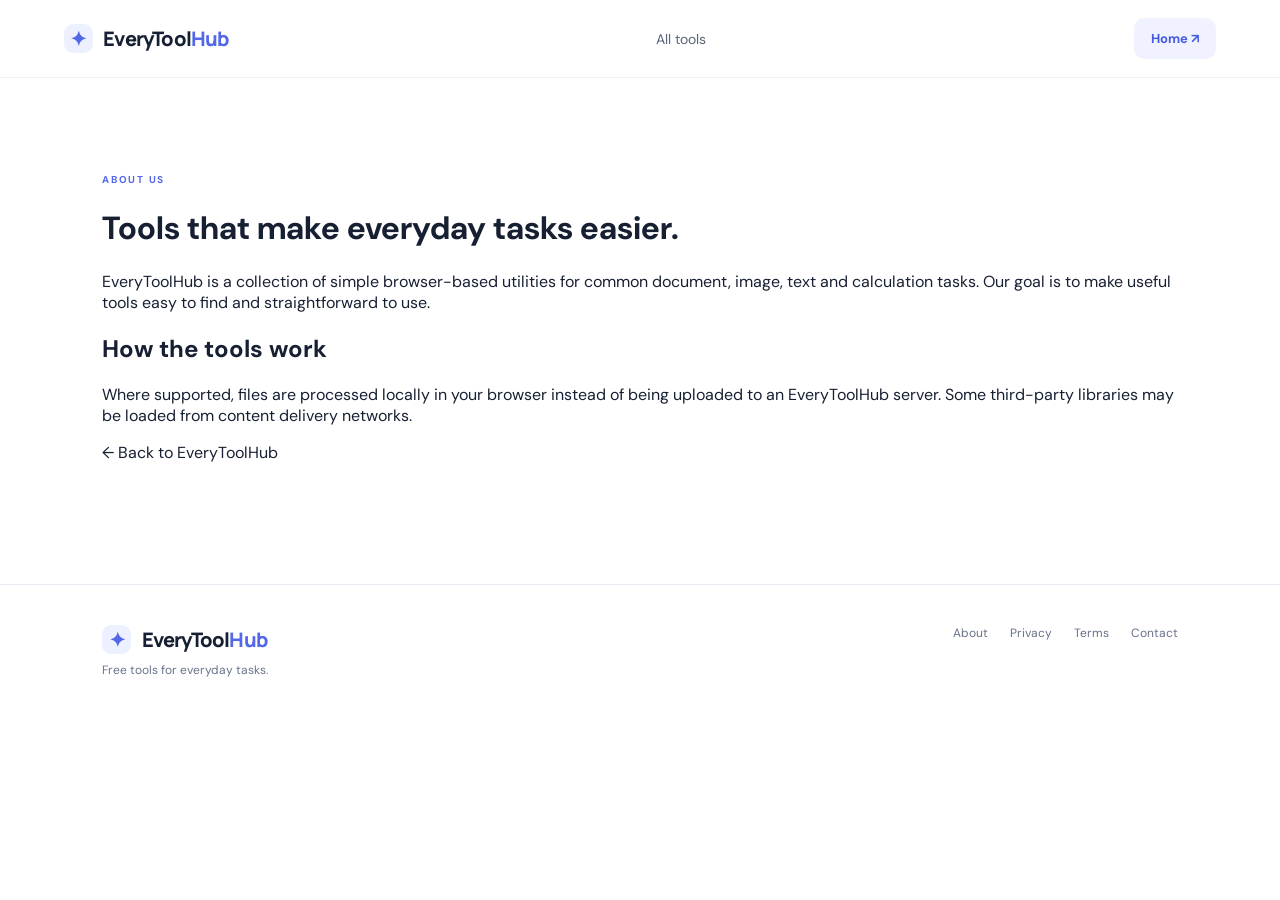
<file: about.html>
<!doctype html><html lang="en"><head><meta charset="utf-8"><meta name="viewport" content="width=device-width,initial-scale=1"><title>About — EveryToolHub</title><link rel="stylesheet" href="styles.css"></head><body><header class="site-header"><a class="brand" href="./"><span class="brand-mark">✦</span> EveryTool<span>Hub</span></a><nav><a href="index.html#tools">All tools</a></nav><a class="header-cta" href="index.html">Home ↗</a></header><main class="tools-section"><div class="eyebrow">ABOUT US</div><h1>Tools that make everyday tasks easier.</h1><p>EveryToolHub is a collection of simple browser-based utilities for common document, image, text and calculation tasks. Our goal is to make useful tools easy to find and straightforward to use.</p><h2>How the tools work</h2><p>Where supported, files are processed locally in your browser instead of being uploaded to an EveryToolHub server. Some third-party libraries may be loaded from content delivery networks.</p><p><a href="index.html">← Back to EveryToolHub</a></p></main><footer><a class="brand" href="./"><span class="brand-mark">✦</span> EveryTool<span>Hub</span></a><p>Free tools for everyday tasks.</p><div class="footer-links"><a href="about.html">About</a><a href="privacy.html">Privacy</a><a href="terms.html">Terms</a><a href="contact.html">Contact</a></div></footer></body></html>
</file>
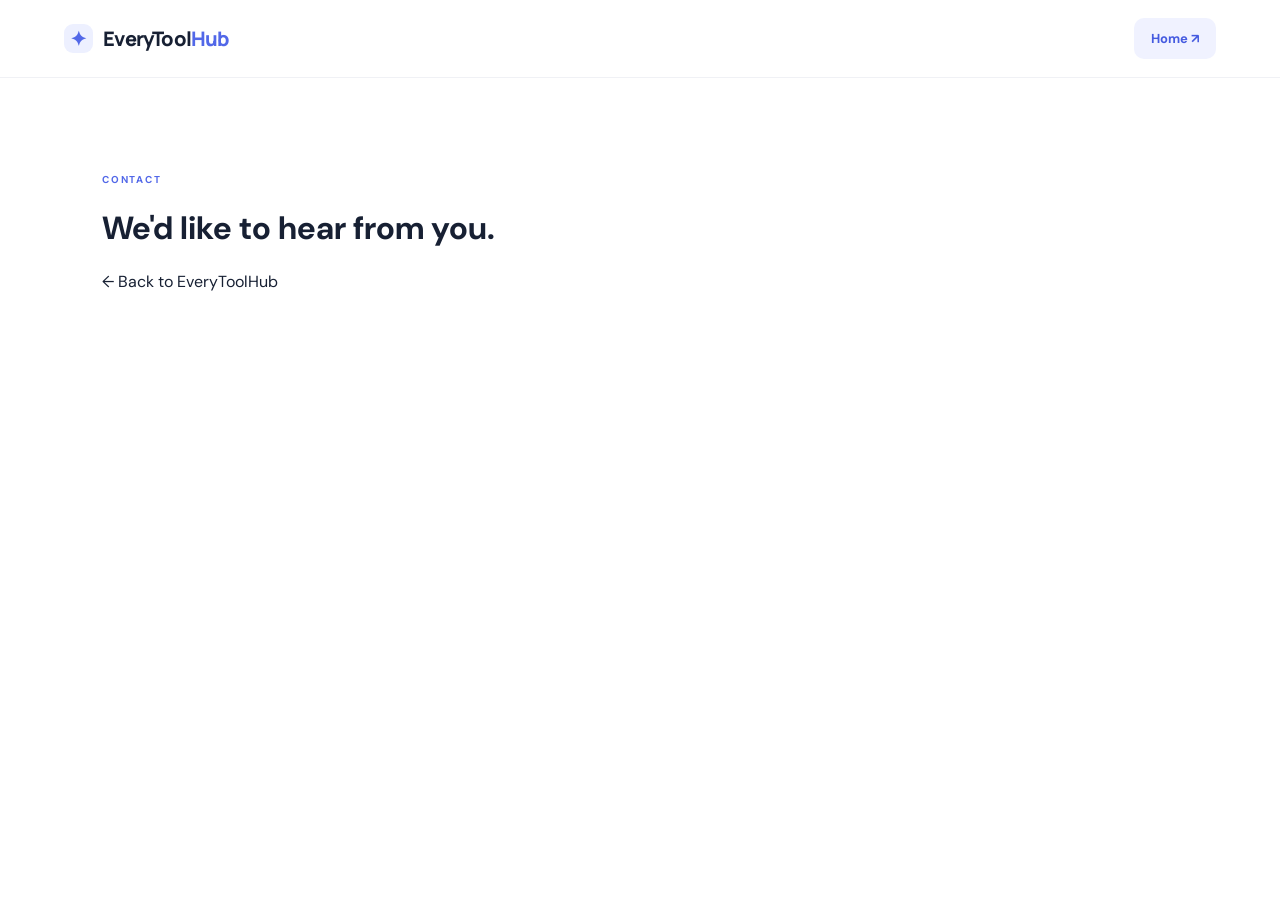
<file: contact.html>
<!doctype html><html lang="en"><head><meta charset="utf-8"><meta name="viewport" content="width=device-width,initial-scale=1"><title>Contact — EveryToolHub</title><link rel="stylesheet" href="styles.css"></head><body><header class="site-header"><a class="brand" href="./"><span class="brand-mark">✦</span> EveryTool<span>Hub</span></a><a class="header-cta" href="index.html">Home ↗</a></header><main class="tools-section"><div class="eyebrow">CONTACT</div><h1>We'd like to hear from you.</h1><p></p><p><a href="index.html">← Back to EveryToolHub</a></p></main></body></html>
</file>
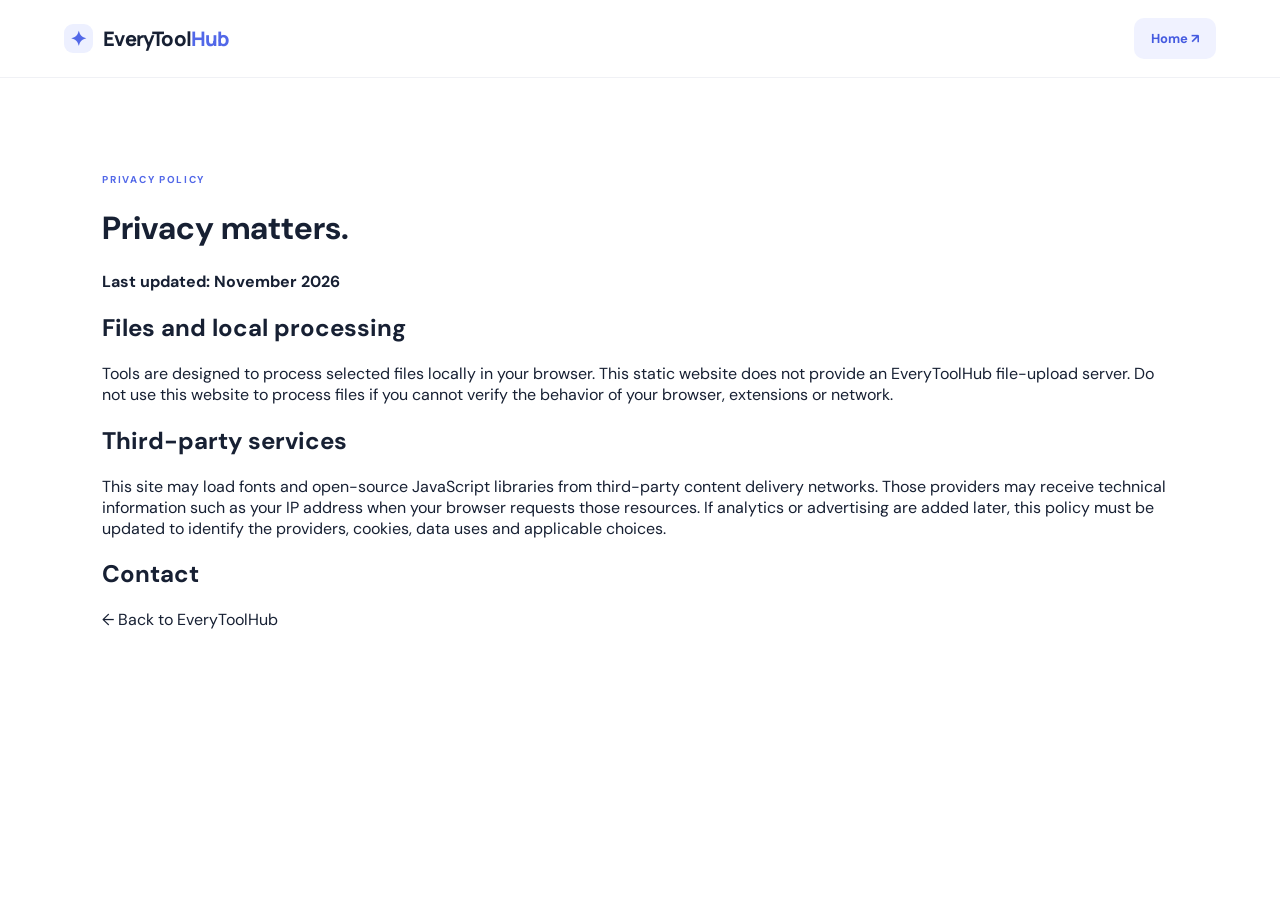
<file: privacy.html>
<!doctype html><html lang="en"><head><meta charset="utf-8"><meta name="viewport" content="width=device-width,initial-scale=1"><title>Privacy — EveryToolHub</title><link rel="stylesheet" href="styles.css"></head><body><header class="site-header"><a class="brand" href="./"><span class="brand-mark">✦</span> EveryTool<span>Hub</span></a><a class="header-cta" href="index.html">Home ↗</a></header><main class="tools-section"><div class="eyebrow">PRIVACY POLICY</div><h1>Privacy matters.</h1><p><strong>Last updated: November 2026</strong></p><h2>Files and local processing</h2><p>Tools are designed to process selected files locally in your browser. This static website does not provide an EveryToolHub file-upload server. Do not use this website to process files if you cannot verify the behavior of your browser, extensions or network.</p><h2>Third-party services</h2><p>This site may load fonts and open-source JavaScript libraries from third-party content delivery networks. Those providers may receive technical information such as your IP address when your browser requests those resources. If analytics or advertising are added later, this policy must be updated to identify the providers, cookies, data uses and applicable choices.</p><h2>Contact</h2><p></p><p><a href="index.html">← Back to EveryToolHub</a></p></main></body></html>
</file>
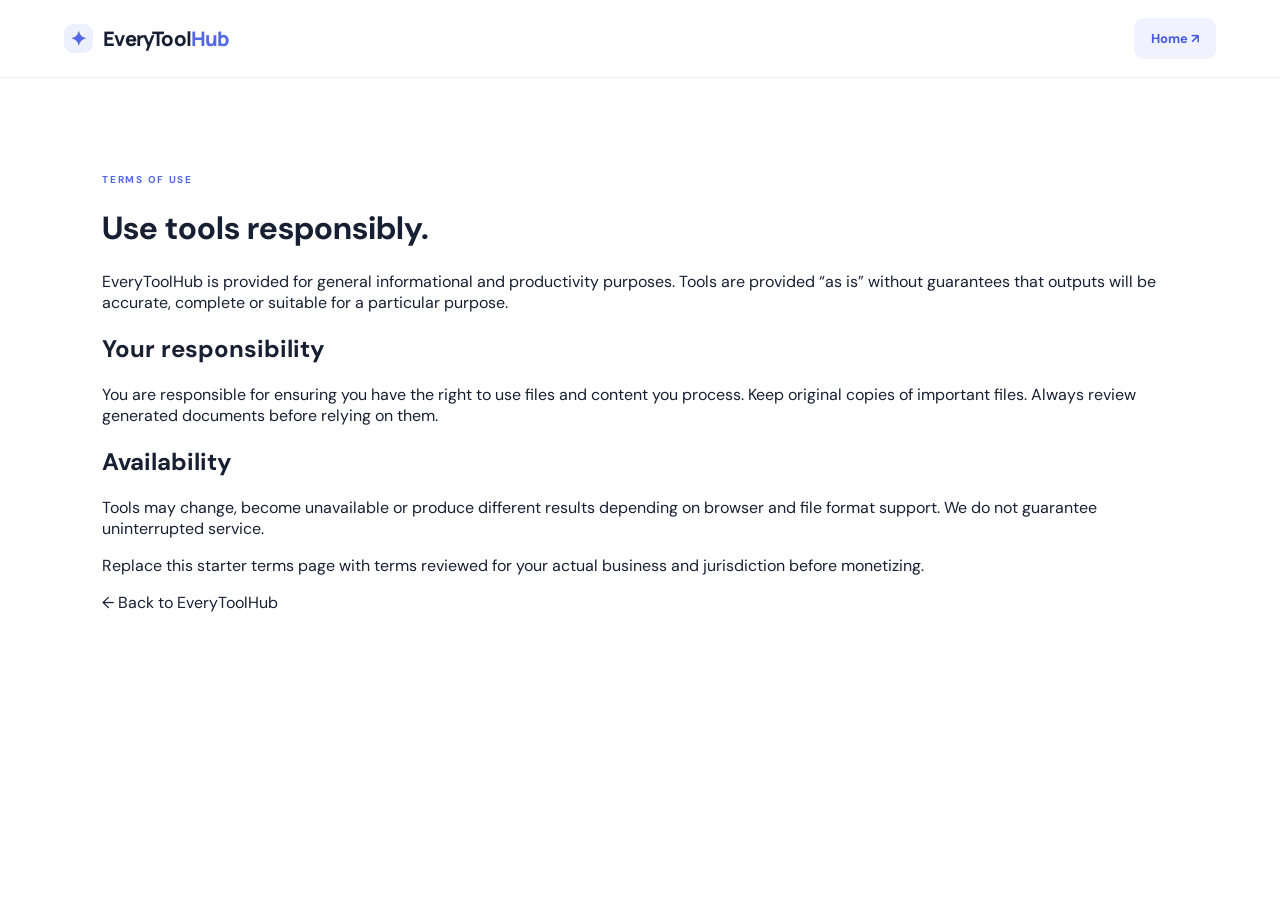
<file: terms.html>
<!doctype html><html lang="en"><head><meta charset="utf-8"><meta name="viewport" content="width=device-width,initial-scale=1"><title>Terms — EveryToolHub</title><link rel="stylesheet" href="styles.css"></head><body><header class="site-header"><a class="brand" href="./"><span class="brand-mark">✦</span> EveryTool<span>Hub</span></a><a class="header-cta" href="index.html">Home ↗</a></header><main class="tools-section"><div class="eyebrow">TERMS OF USE</div><h1>Use tools responsibly.</h1><p>EveryToolHub is provided for general informational and productivity purposes. Tools are provided “as is” without guarantees that outputs will be accurate, complete or suitable for a particular purpose.</p><h2>Your responsibility</h2><p>You are responsible for ensuring you have the right to use files and content you process. Keep original copies of important files. Always review generated documents before relying on them.</p><h2>Availability</h2><p>Tools may change, become unavailable or produce different results depending on browser and file format support. We do not guarantee uninterrupted service.</p><p>Replace this starter terms page with terms reviewed for your actual business and jurisdiction before monetizing.</p><p><a href="index.html">← Back to EveryToolHub</a></p></main></body></html>
</file>
<file: styles.css>
@import url('https://fonts.googleapis.com/css2?family=DM+Sans:wght@400;500;600;700&family=Manrope:wght@400;500;600;700;800&display=swap');
:root{--ink:#172033;--muted:#68738a;--line:#e7eaf1;--bg:#f7f8fc;--blue:#5268e8;--purple:#8766e9;--mint:#dff8ef;--white:#fff;--shadow:0 20px 60px rgba(32,43,85,.09)}
*{box-sizing:border-box}html{scroll-behavior:smooth}body{margin:0;background:#fff;color:var(--ink);font-family:'DM Sans',sans-serif}a{color:inherit;text-decoration:none}.site-header{height:78px;display:flex;align-items:center;justify-content:space-between;padding:0 max(5vw,24px);border-bottom:1px solid #f0f1f5;background:rgba(255,255,255,.9);position:sticky;top:0;z-index:5;backdrop-filter:blur(14px)}.brand{font:800 20px Manrope,sans-serif;letter-spacing:-.8px}.brand span:last-child{color:var(--blue)}.brand-mark{display:inline-grid;place-items:center;background:#edf0ff;color:var(--blue);width:29px;height:29px;border-radius:9px;margin-right:7px}.site-header nav{display:flex;gap:32px;color:#59647a;font-size:14px}.site-header nav a:hover,.footer-links a:hover{color:var(--blue)}.header-cta{font-size:13px;font-weight:700;background:#f0f2ff;color:#455be0;padding:12px 17px;border-radius:10px}.header-cta span{margin-left:9px}.hero{min-height:570px;padding:100px max(9vw,30px) 80px;position:relative;overflow:hidden;background:radial-gradient(circle at 82% 42%,#f0edff 0,transparent 31%),linear-gradient(120deg,#fbfcff,#f7f8ff 62%,#f3f5ff)}.hero>*:not(.hero-art){position:relative;z-index:1}.eyebrow{font-size:10px;letter-spacing:1.7px;font-weight:700;color:var(--blue);display:flex;align-items:center;gap:9px}.pulse{width:7px;height:7px;border-radius:50%;background:#36c99b;box-shadow:0 0 0 4px #dff8ef}.hero h1{font:800 clamp(44px,6vw,72px)/1.07 Manrope,sans-serif;letter-spacing:-3.8px;margin:25px 0 18px}.hero h1 span{color:var(--blue)}.hero-copy{font-size:17px;line-height:1.7;color:var(--muted);max-width:520px}.hero-actions{display:flex;align-items:center;gap:25px;margin-top:30px}.button{display:inline-flex;align-items:center;gap:28px;padding:15px 20px;border-radius:10px;font-weight:700;font-size:14px}.primary{background:var(--blue);color:#fff;box-shadow:0 10px 24px #5268e844}.primary:hover{background:#4057dc;transform:translateY(-1px)}.text-link{font-weight:700;font-size:13px;color:#4e5b76}.hero-note{display:flex;gap:10px;align-items:center;margin-top:36px;color:#778198;font-size:11px}.hero-note span{color:#27ae82;font-weight:800;margin-left:8px}.hero-art{position:absolute;right:8%;top:85px;width:420px;height:390px}.orb{position:absolute;border-radius:50%;filter:blur(1px)}.orb-one{width:320px;height:320px;background:linear-gradient(140deg,#dce2ff,#e9ddff);top:32px;left:48px;opacity:.8}.orb-two{width:180px;height:180px;background:linear-gradient(140deg,#d8f8ed,#e5efff);right:0;bottom:0;opacity:.9}.hero-center{position:absolute;top:145px;left:175px;width:90px;height:90px;border-radius:27px;background:linear-gradient(140deg,#5268e8,#9472ec);box-shadow:0 25px 45px #5268e855;color:#fff;font-size:42px;display:grid;place-items:center;transform:rotate(-8deg)}.float-card{position:absolute;background:#fff;border:1px solid #fff;box-shadow:var(--shadow);border-radius:14px;padding:13px 16px;display:flex;align-items:center;gap:10px;font-size:12px;font-weight:700}.float-card b{width:33px;height:33px;border-radius:10px;background:#f0f2ff;color:#586ce7;display:grid;place-items:center}.float-card span{color:#59647a}.card-pdf{top:35px;left:5px}.card-img{top:100px;right:0}.card-qr{bottom:48px;left:8px}.card-calc{bottom:80px;right:5px}.trust-strip{display:flex;justify-content:center;gap:clamp(35px,8vw,120px);padding:27px 20px;border-bottom:1px solid var(--line);border-top:1px solid var(--line)}.trust-strip div{display:flex;align-items:center;gap:9px}.trust-strip b{font:800 18px Manrope;color:var(--ink)}.trust-strip span{font-size:12px;color:var(--muted)}.tools-section{padding:95px max(8vw,24px) 105px}.section-heading{display:flex;align-items:end;justify-content:space-between;gap:20px}.section-heading h2,.how-section h2,.bottom-cta h2{font:800 clamp(30px,4vw,42px) Manrope;letter-spacing:-1.7px;margin:13px 0 8px}.section-heading p,.bottom-cta p{margin:0;color:var(--muted)}.search-wrap{display:flex;align-items:center;gap:10px;border:1px solid var(--line);border-radius:10px;padding:0 14px;width:245px;height:46px;color:#8b94a7}.search-wrap input{border:0;outline:0;width:100%;font:14px 'DM Sans';color:var(--ink)}.filters{display:flex;gap:9px;flex-wrap:wrap;margin:36px 0 23px}.filter{border:1px solid var(--line);background:#fff;color:#69748a;border-radius:100px;padding:9px 16px;font:600 12px 'DM Sans';cursor:pointer}.filter.active,.filter:hover{background:#eef0ff;border-color:#dfe3ff;color:#4d60dc}.tool-grid{display:grid;grid-template-columns:repeat(4,1fr);gap:15px}.tool-card{border:1px solid var(--line);border-radius:15px;padding:21px;background:#fff;min-height:180px;transition:.2s;cursor:pointer;text-align:left;color:inherit}.tool-card:hover{transform:translateY(-4px);box-shadow:var(--shadow);border-color:#d9defe}.tool-icon{width:42px;height:42px;border-radius:12px;display:grid;place-items:center;font-size:19px;margin-bottom:18px}.tool-card h3{font:700 15px Manrope;margin:0 0 7px}.tool-card p{font-size:12px;line-height:1.5;color:var(--muted);margin:0}.tool-tag{font-size:9px;letter-spacing:1px;font-weight:700;color:#8791a5;margin-top:14px;display:block}.empty-state{padding:30px;text-align:center;color:var(--muted)}.how-section{padding:88px max(8vw,24px);background:#f8f9fd;text-align:center}.how-section .eyebrow{justify-content:center}.steps{display:grid;grid-template-columns:repeat(3,1fr);gap:25px;margin-top:45px;text-align:left}.steps article{padding:27px;background:#fff;border:1px solid var(--line);border-radius:15px}.steps article>span{font:800 13px Manrope;color:var(--blue)}.steps h3{font:700 17px Manrope;margin:20px 0 8px}.steps p{font-size:13px;line-height:1.6;color:var(--muted);margin:0}.privacy-banner{max-width:1000px;margin:65px auto;padding:23px 27px;border:1px solid #dcefe7;border-radius:15px;background:#f7fffb;display:flex;align-items:center;gap:17px}.privacy-icon{width:43px;height:43px;border-radius:12px;background:#e1f7ed;color:#15996c;display:grid;place-items:center;font-size:22px}.privacy-banner h3{font:700 15px Manrope;margin:0 0 5px}.privacy-banner p{font-size:12px;color:#687c75;margin:0;line-height:1.5}.privacy-check{margin-left:auto;color:#19a574;font-size:23px}.bottom-cta{margin:0 5vw 75px;padding:48px 6%;border-radius:20px;background:linear-gradient(110deg,#4d63e3,#7862dc);color:#fff;display:flex;align-items:center;justify-content:space-between;gap:25px}.bottom-cta .eyebrow{color:#dce1ff}.bottom-cta h2{margin:12px 0}.bottom-cta p{color:#e0e4ff;font-size:14px}.light{background:#fff;color:#4d5fd7;white-space:nowrap}footer{border-top:1px solid var(--line);padding:40px max(8vw,24px);display:grid;grid-template-columns:1fr auto;gap:8px}footer>p{color:var(--muted);font-size:12px;margin:0}.footer-links{grid-column:2;grid-row:1/3;display:flex;gap:22px;font-size:12px;color:#667188}footer small{color:#929bad;font-size:10px;margin-top:20px}.modal[hidden]{display:none}.modal{position:fixed;inset:0;z-index:20;display:grid;place-items:center;padding:20px}.modal-backdrop{position:absolute;inset:0;background:#111a31a8;backdrop-filter:blur(5px)}.modal-panel{position:relative;background:#fff;width:min(590px,100%);max-height:90vh;overflow:auto;border-radius:20px;padding:34px;box-shadow:0 30px 90px #10172c55}.modal-close{position:absolute;right:20px;top:17px;border:0;background:#f2f4f8;border-radius:50%;width:34px;height:34px;font-size:23px;cursor:pointer;color:#59647a}.modal-kicker{font-size:10px;letter-spacing:1.5px;color:var(--blue);font-weight:800}.modal-panel h2{font:800 27px Manrope;margin:9px 0}.modal-desc{font-size:13px;color:var(--muted);line-height:1.6;margin:0 0 24px}.modal-foot{border-top:1px solid var(--line);padding-top:14px;margin-top:24px;font-size:10px;color:#8992a4}.tool-form{display:grid;gap:13px}.tool-form label{font-size:12px;font-weight:700;color:#47516a;display:grid;gap:7px}.tool-form input,.tool-form textarea,.tool-form select{font:13px 'DM Sans';border:1px solid #dfe3ec;border-radius:9px;padding:12px;width:100%;color:var(--ink);background:#fff}.tool-form textarea{min-height:100px;resize:vertical}.tool-form input[type=file]{padding:10px;background:#fafbfe}.tool-form input[type=range]{padding:0}.tool-form button,.action-button{border:0;background:var(--blue);color:#fff;border-radius:9px;padding:12px 16px;font:700 13px 'DM Sans';cursor:pointer}.tool-form button:hover,.action-button:hover{background:#4057dc}.result{padding:13px;border-radius:10px;background:#f3f5ff;color:#3548b7;font-size:13px;line-height:1.6;overflow-wrap:anywhere}.result:empty{display:none}.result-actions{display:flex;gap:8px;flex-wrap:wrap}.secondary-button{background:#eef0ff!important;color:#4659d5!important}.toast{position:fixed;bottom:22px;left:50%;transform:translate(-50%,20px);opacity:0;pointer-events:none;background:#18223a;color:#fff;border-radius:10px;padding:12px 18px;font-size:12px;z-index:30;transition:.2s}.toast.show{opacity:1;transform:translate(-50%,0)}.qr-output{display:flex;justify-content:center;padding:14px}.qr-output canvas,.qr-output img{max-width:100%}
@media(max-width:1000px){.hero-art{right:-40px;opacity:.65}.hero{padding-left:6vw}.tool-grid{grid-template-columns:repeat(3,1fr)}}
@media(max-width:700px){.site-header{height:66px}.site-header nav{display:none}.header-cta{padding:10px 12px}.hero{padding:75px 25px 55px;min-height:590px}.hero h1{letter-spacing:-2.4px}.hero-copy{font-size:15px;max-width:430px}.hero-art{top:330px;right:0;transform:scale(.65);transform-origin:top right;opacity:.5}.hero-note{font-size:10px;flex-wrap:wrap}.trust-strip{display:grid;grid-template-columns:repeat(2,1fr);gap:18px 25px;padding:23px 9%}.tools-section{padding:65px 20px}.section-heading{align-items:stretch;flex-direction:column}.search-wrap{width:100%}.tool-grid{grid-template-columns:repeat(2,1fr);gap:10px}.tool-card{padding:15px;min-height:170px}.steps{grid-template-columns:1fr;gap:12px}.how-section{padding:65px 22px}.privacy-banner{margin:35px 20px;padding:18px}.bottom-cta{margin:0 18px 50px;padding:30px 25px;align-items:flex-start;flex-direction:column}.footer-links{grid-column:1;grid-row:auto;flex-wrap:wrap;margin-top:15px}footer{grid-template-columns:1fr}.modal-panel{padding:27px 21px}.modal-panel h2{font-size:23px}}
</file>
